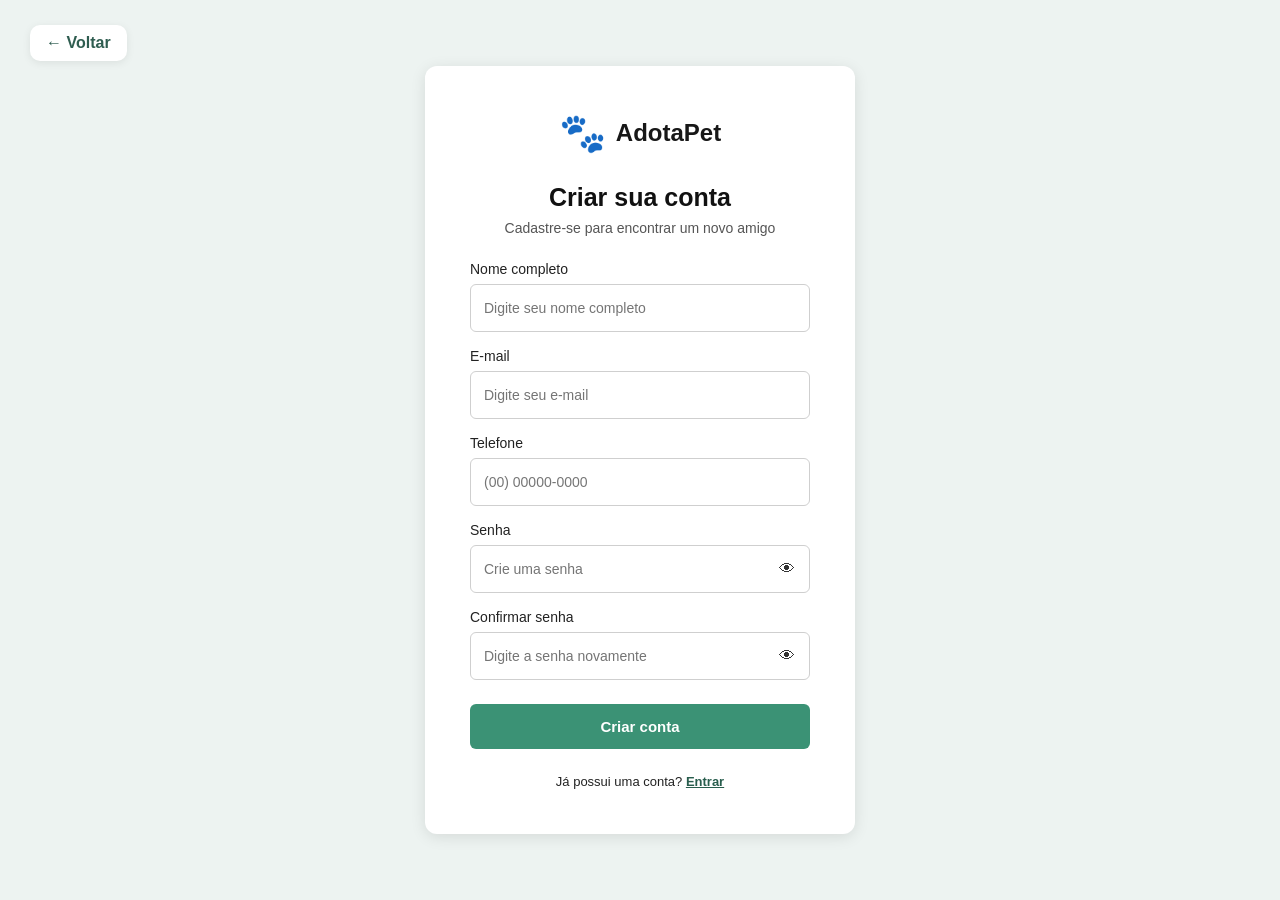
<file: frontend/cadastro.html>
<!DOCTYPE html>
<html lang="pt-BR">

<head>
    <meta charset="UTF-8">
    <meta name="viewport" content="width=device-width, initial-scale=1.0">

    <title>Cadastro - AdotaPet</title>

    <link rel="stylesheet" href="css/style.css">
</head>

<body class="pagina-login">

   <a href="index.html" class="botao-voltar">
    ← Voltar
</a>

    <main class="login-container">

        <section class="login-card cadastro-card">

            <!-- Logo -->
            <div class="login-logo">
                <span>🐾</span>
                <strong>AdotaPet</strong>
            </div>

            <h1>Criar sua conta</h1>

            <p class="login-subtitulo">
                Cadastre-se para encontrar um novo amigo
            </p>


            <!-- Formulário -->
            <form id="formCadastro">

                <!-- Nome -->
                <div class="campo-login">

                    <label for="nome">
                        Nome completo
                    </label>

                    <input
                        type="text"
                        id="nome"
                        name="nome"
                        placeholder="Digite seu nome completo"
                        autocomplete="name"
                        required
                    >

                    <small
                        id="erro-nome"
                        class="mensagem-erro">
                    </small>

                </div>


                <!-- E-mail -->
                <div class="campo-login">

                    <label for="email">
                        E-mail
                    </label>

                    <input
                        type="email"
                        id="email"
                        name="email"
                        placeholder="Digite seu e-mail"
                        autocomplete="email"
                        required
                    >

                    <small
                        id="erro-email"
                        class="mensagem-erro">
                    </small>

                </div>


                <!-- Telefone -->
                <div class="campo-login">

                    <label for="telefone">
                        Telefone
                    </label>

                    <input
                        type="tel"
                        id="telefone"
                        name="telefone"
                        placeholder="(00) 00000-0000"
                        autocomplete="tel"
                        maxlength="15"
                        inputmode="numeric"
                        required
                    >

                    <small
                        id="erro-telefone"
                        class="mensagem-erro">
                    </small>

                </div>


                <!-- Senha -->
                <div class="campo-login">

                    <label for="senha">
                        Senha
                    </label>

                    <div class="senha-container">

                        <input
                            type="password"
                            id="senha"
                            name="senha"
                            placeholder="Crie uma senha"
                            autocomplete="new-password"
                            required
                        >

                        <button
                            type="button"
                            class="olho"
                            id="botaoSenha"
                            aria-label="Mostrar senha"
                        >
                            👁
                        </button>

                    </div>

                    <small
                        id="erro-senha"
                        class="mensagem-erro">
                    </small>

                </div>


                <!-- Confirmar senha -->
                <div class="campo-login">

                    <label for="confirmar-senha">
                        Confirmar senha
                    </label>

                    <div class="senha-container">

                        <input
                            type="password"
                            id="confirmar-senha"
                            name="confirmar-senha"
                            placeholder="Digite a senha novamente"
                            autocomplete="new-password"
                            required
                        >

                        <button
                            type="button"
                            class="olho"
                            id="botaoConfirmarSenha"
                            aria-label="Mostrar senha"
                        >
                            👁
                        </button>

                    </div>

                    <small
                        id="erro-confirmar-senha"
                        class="mensagem-erro">
                    </small>

                </div>


                <!-- Mensagem geral -->
                <div
                    id="mensagem-cadastro"
                    class="mensagem-login"
                    role="alert">
                </div>


                <!-- Botão -->
                <button
                    type="submit"
                    class="botao-entrar"
                    id="botaoCadastrar"
                >
                    Criar conta
                </button>

            </form>


            <!-- Link para login -->
            <p class="criar-conta">

                Já possui uma conta?

                <a href="login.html">
                    Entrar
                </a>

            </p>

        </section>

    </main>


    <!-- JavaScript -->
    <script src="js/cadastro.js"></script>

</body>

</html>
</file>
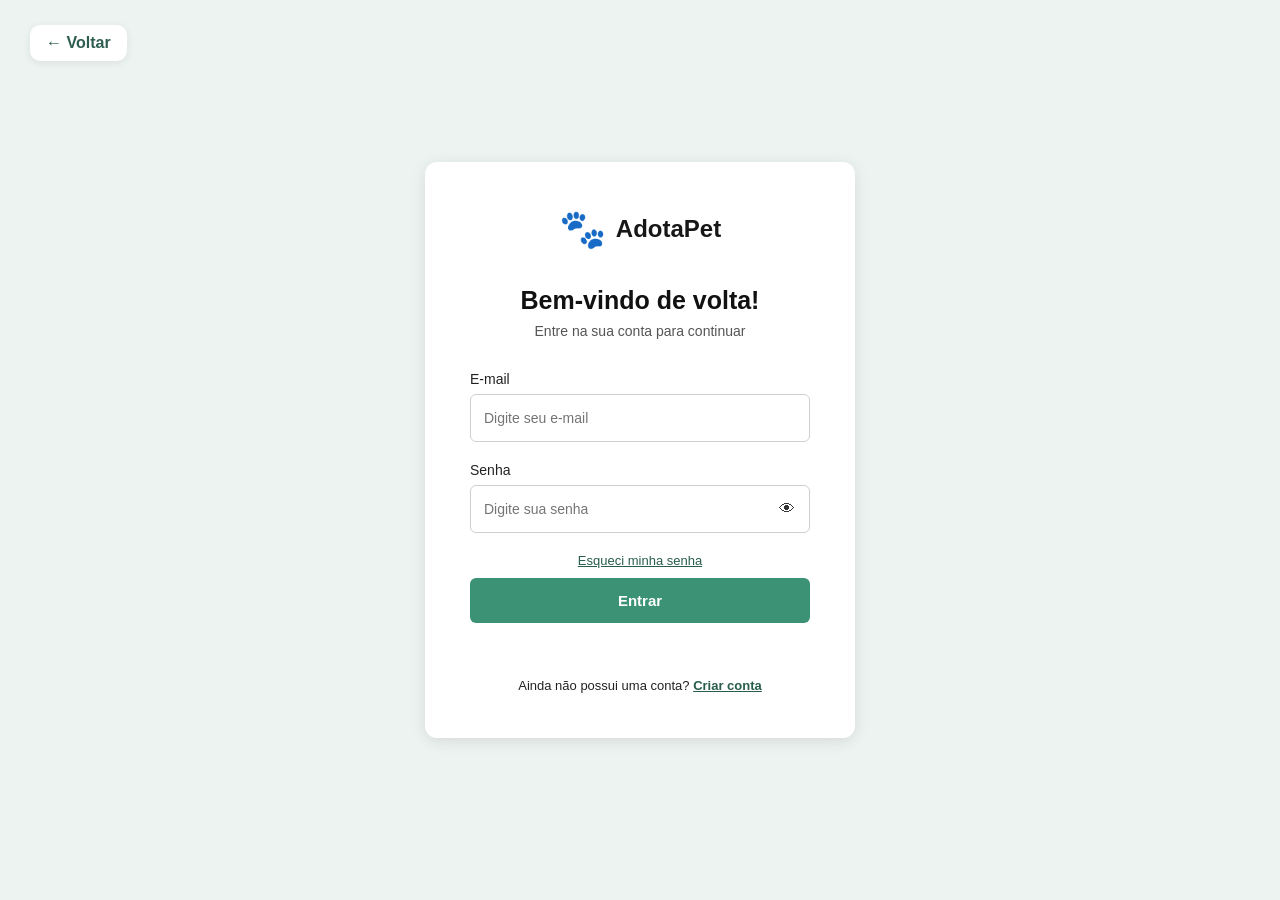
<file: frontend/login.html>
<!DOCTYPE html>
<html lang="pt-BR">

<head>
    <meta charset="UTF-8">
    <meta name="viewport" content="width=device-width, initial-scale=1.0">

    <title>Login - AdotaPet</title>

    <link rel="stylesheet" href="css/style.css">
</head>

<body class="pagina-login">

<a href="index.html" class="botao-voltar">
    ← Voltar
</a>

    <main class="login-container">

        <section class="login-card">

            <!-- Logo -->
            <div class="login-logo">
                <span>🐾</span>
                <strong>AdotaPet</strong>
            </div>

            <h1>Bem-vindo de volta!</h1>

            <p class="login-subtitulo">
                Entre na sua conta para continuar
            </p>


            <!-- Formulário -->
            <form id="formLogin">

                <!-- E-mail -->
                <div class="campo-login">

                    <label for="email">
                        E-mail
                    </label>

                    <input
                        type="email"
                        id="email"
                        name="email"
                        placeholder="Digite seu e-mail"
                        autocomplete="email"
                        required
                    >

                    <small
                        id="erro-email"
                        class="mensagem-erro">
                    </small>

                </div>


                <!-- Senha -->
                <div class="campo-login">

                    <label for="senha">
                        Senha
                    </label>

                    <div class="senha-container">

                        <input
                            type="password"
                            id="senha"
                            name="senha"
                            placeholder="Digite sua senha"
                            autocomplete="current-password"
                            required
                        >

                        <button
                            type="button"
                            class="olho"
                            id="botaoSenha"
                            aria-label="Mostrar senha"
                        >
                            👁
                        </button>

                    </div>

                    <small
                        id="erro-senha"
                        class="mensagem-erro">
                    </small>

                </div>


                <!-- Esqueci a senha -->
                <a href="#" class="esqueci-senha">
                    Esqueci minha senha
                </a>


                <!-- Mensagem geral -->
                <div
                    id="mensagem-login"
                    class="mensagem-login"
                    role="alert">
                </div>


                <!-- Botão -->
                <button
                    type="submit"
                    class="botao-entrar"
                    id="botaoEntrar"
                >
                    Entrar
                </button>

            </form>


            <!-- Cadastro -->
            <p class="criar-conta">

                Ainda não possui uma conta?

                <a href="cadastro.html">
                    Criar conta
                </a>

            </p>

        </section>

    </main>


    <!-- JavaScript -->
    <script src="js/login.js"></script>

</body>

</html>
</file>
<file: frontend/css/style.css>
* {
    margin: 0;
    padding: 0;
    box-sizing: border-box;
}

body {
    font-family: Arial, sans-serif;
    background-color: #f7f9f8;
    color: #222;
}

a {
    text-decoration: none;
}


/* =========================
   CABEÇALHO
========================= */

header {
    height: 70px;

    display: flex;
    align-items: center;
    justify-content: space-between;

    padding: 0 50px;

    background-color: white;

    border-bottom: 1px solid #e5e5e5;
}

header h1 {
    font-size: 22px;
    color: #222;
}

nav {
    display: flex;
    align-items: center;
    gap: 28px;
}

nav a {
    color: #333;
    font-size: 14px;
}

nav a:hover {
    color: #3b9275;
}


/* =========================
   CONTEÚDO PRINCIPAL
========================= */

main {
    max-width: 1200px;
    margin: 0 auto;
    padding: 30px 40px;
}


/* =========================
   ÁREA PRINCIPAL
========================= */

.hero {
    background-color: #e8f5f0;

    padding: 45px;

    border-radius: 12px;
}

.hero h2 {
    font-size: 38px;
    max-width: 500px;
    margin-bottom: 15px;
}

.hero p {
    font-size: 17px;
    max-width: 550px;
    line-height: 1.5;
    margin-bottom: 25px;
}


/* =========================
   BUSCA
========================= */

.busca {
    display: flex;
    max-width: 700px;
}

.busca input {
    flex: 1;

    padding: 14px 18px;

    border: 1px solid #ddd;
    border-radius: 25px 0 0 25px;

    font-size: 14px;
}

.busca button {
    padding: 14px 30px;

    border: none;
    border-radius: 0 25px 25px 0;

    background-color: #3b9275;
    color: white;

    font-size: 14px;

    cursor: pointer;
}

.busca button:hover {
    background-color: #327c63;
}


/* =========================
   BOTÕES DE AÇÃO
========================= */

.acoes {
    display: grid;
    grid-template-columns: 1fr 1fr;

    gap: 15px;

    margin-top: 18px;
}

.acoes a {
    padding: 18px;

    text-align: center;

    border-radius: 10px;

    font-weight: bold;
}

.acoes a:first-child {
    background-color: #ffdce5;
    color: #b6244b;
}

.acoes a:last-child {
    background-color: #dcefe8;
    color: #28735a;
}
.botao-cadastro {
    background-color: #3b9275;
    color: white;
    padding: 10px 18px;
    border-radius: 6px;
}


/* =========================
   ANIMAIS EM DESTAQUE
========================= */

.destaques {
    margin-top: 35px;
}

.titulo-destaques {
    display: flex;
    justify-content: space-between;
    align-items: center;

    margin-bottom: 18px;
}

.titulo-destaques h2 {
    font-size: 22px;
}

.titulo-destaques a {
    color: #28735a;
    font-size: 14px;
}


/* =========================
   CARDS DOS ANIMAIS
========================= */

.animais {
    display: grid;

    grid-template-columns: repeat(4, 1fr);

    gap: 15px;
}

.animal-card {
    background-color: white;
    border: 1px solid #e5e5e5;
    border-radius: 10px;
    overflow: hidden;
    box-shadow: 0 2px 6px rgba(0, 0, 0, 0.08);
}

.animal-imagem {
    width: 100%;
    height: 230px;

    display: flex;
    align-items: center;
    justify-content: center;

    background-color: #e9eeee;

    overflow: hidden;
}

.animal-imagem img {
    width: auto;
    height: 100%;
    max-width: 100%;
    object-fit: contain;
    display: block;
}

.animal-card h3 {
    font-size: 16px;
    margin: 12px 12px 5px;
    color: #222;
}

.animal-card p {
    font-size: 13px;
    color: #666;
    margin: 0 12px 15px;
}

/* =========================
   RESPONSIVIDADE
========================= */

@media (max-width: 800px) {

    header {
        padding: 0 20px;
    }

    nav {
        gap: 12px;
    }

    main {
        padding: 20px;
    }

    .hero {
        padding: 30px 20px;
    }

    .hero h2 {
        font-size: 30px;
    }

    .animais {
        grid-template-columns: repeat(2, 1fr);
    }
}


@media (max-width: 500px) {

    header {
        height: auto;
        padding: 20px;

        flex-direction: column;
        gap: 15px;
    }

    nav {
        flex-wrap: wrap;
        justify-content: center;
    }

    .acoes {
        grid-template-columns: 1fr;
    }

    .animais {
        grid-template-columns: 1fr;
    }

    .busca {
        flex-direction: column;
        gap: 10px;
    }

    .busca input,
    .busca button {
        border-radius: 25px;
    }
}


/* =========================
   LOGIN
========================= */

.pagina-login {
    margin: 0;
    background-color: #edf3f1;
}


/* Área do login */

.login-container {
    min-height: 100vh;

    display: flex;
    justify-content: center;
    align-items: center;

    padding: 30px;
}


/* Card branco */

.login-card {
    width: 100%;
    max-width: 430px;
    min-height: 520px;

    background-color: #ffffff;

    border-radius: 12px;

    padding: 45px 45px 35px;

    box-shadow: 0 3px 15px rgba(0, 0, 0, 0.10);
}


/* Logo */

.login-logo {
    display: flex;

    justify-content: center;
    align-items: center;

    gap: 10px;

    margin-bottom: 35px;
}

.login-logo span {
    font-size: 38px;
}

.login-logo strong {
    font-size: 24px;

    color: #171717;
}


/* Título */

.login-card h1 {
    font-size: 25px;

    text-align: center;

    margin: 0 0 8px;

    color: #111;
}

.login-subtitulo {
    font-size: 14px;

    text-align: center;

    color: #555;

    margin: 0 0 32px;
}


/* Campos */

.campo-login {
    margin-bottom: 20px;
}

.campo-login label {
    display: block;

    font-size: 14px;

    margin-bottom: 7px;

    color: #222;
}

.campo-login input {
    width: 100%;

    height: 45px;

    padding: 0 13px;

    border: 1px solid #cfcfcf;

    border-radius: 6px;

    font-size: 14px;

    color: #333;

    outline: none;

    box-sizing: border-box;
}

.campo-login input:focus {
    border-color: #3b9275;
}


/* Campo da senha */

.senha-container {
    position: relative;
}

.senha-container input {
    padding-right: 40px;
}

.olho {
    position: absolute;

    right: 13px;

    top: 50%;

    transform: translateY(-50%);

    font-size: 16px;

    color: #333;

    cursor: pointer;
}


/* Botão */

.botao-entrar {
    width: 100%;

    height: 45px;

    margin-top: 10px;

    border: none;

    border-radius: 6px;

    background-color: #3b9275;

    color: white;

    font-size: 15px;

    font-weight: bold;

    cursor: pointer;
}

.botao-entrar:hover {
    background-color: #327c63;
}


/* Esqueci minha senha */

.esqueci-senha {
    display: block;

    text-align: center;

    margin-top: 20px;

    color: #285d4d;

    font-size: 13px;

    text-decoration: underline;
}


/* Criar conta */

.criar-conta {
    text-align: center;

    margin-top: 55px;

    font-size: 13px;

    color: #222;
}

.criar-conta a {
    color: #285d4d;

    font-weight: bold;

    text-decoration: underline;
}


.login-container {
    min-height: 100vh;

    display: flex;
    justify-content: center;
    align-items: center;

    padding: clamp(20px, 5vw, 50px);
}

.login-card {
    width: min(100%, 430px);

    padding: clamp(25px, 5vw, 45px);

    background-color: white;
    border-radius: 12px;

    box-shadow: 0 3px 15px rgba(0, 0, 0, 0.10);
}

.login-card h1 {
    font-size: clamp(22px, 2.5vw, 25px);
}

.campo-login input {
    width: 100%;
    height: clamp(42px, 4vw, 48px);
}


/* =========================
   CADASTRO
========================= */

.cadastro-card {
    max-width: 480px;
}

.cadastro-card .login-logo {
    margin-bottom: 28px;
}

.cadastro-card .login-subtitulo {
    margin-bottom: 25px;
}

.cadastro-card .campo-login {
    margin-bottom: 16px;
}

.cadastro-card .botao-entrar {
    margin-top: 8px;
}

.cadastro-card .criar-conta {
    margin-top: 25px;
}

.olho {
    position: absolute;
    right: 10px;
    top: 50%;
    transform: translateY(-50%);

    border: none;
    background: transparent;

    font-size: 16px;
    cursor: pointer;

    padding: 5px;
}




/* Responsividade */

@media (max-width: 500px) {

    .cadastro-card {
        max-width: 100%;
    }

}

.botao-voltar {
    position: absolute;
    top: 25px;
    left: 30px;

    display: inline-block;

    padding: 9px 16px;

    background-color: white;
    color: #2f5d50;

    border-radius: 10px;

    text-decoration: none;

    font-size: 16px;
    font-weight: 600;

    box-shadow: 0 2px 8px rgba(0, 0, 0, 0.08);

    transition: 0.2s;
}

.botao-voltar:hover {
    transform: translateY(-1px);
    box-shadow: 0 4px 10px rgba(0, 0, 0, 0.12);
}

@media (max-width: 500px) {

    .botao-voltar {
        top: 15px;
        left: 18px;

        padding: 8px 13px;

        font-size: 15px;
    }

}

/* =========================================
   TELA DE ANIMAIS
========================================= */

.pagina-animais {
    margin: 0;
    background: #edf3f1;
    min-height: 100vh;
}


/* =========================================
   CABEÇALHO
========================================= */

.cabecalho-animais {
    width: 100%;
    min-height: 70px;

    background: white;

    display: flex;
    align-items: center;
    justify-content: space-between;

    padding: 0 40px;

    box-sizing: border-box;

    box-shadow: 0 2px 8px rgba(0, 0, 0, 0.08);
}


.logo-adotapet {
    color: #2f5d50;

    font-size: 24px;
    font-weight: bold;

    text-decoration: none;
}


.botao-doar {
    background: #2f5d50;
    color: white;

    padding: 11px 18px;

    border-radius: 10px;

    text-decoration: none;

    font-weight: 600;

    transition: 0.2s;
}


.botao-doar:hover {
    transform: translateY(-1px);
}


/* =========================================
   CONTEÚDO
========================================= */

.conteudo-animais {
    width: min(1200px, 92%);

    margin: 0 auto;

    padding: 45px 0;
}


.introducao-animais {
    text-align: center;

    margin-bottom: 30px;
}


.introducao-animais h1 {
    margin-bottom: 8px;

    color: #2f5d50;

    font-size: clamp(25px, 4vw, 36px);
}


.introducao-animais p {
    margin: 0;

    color: #666;

    font-size: 16px;
}


/* =========================================
   FILTROS
========================================= */

.filtros-animais {
    display: flex;

    gap: 15px;

    margin-bottom: 30px;

    background: white;

    padding: 20px;

    border-radius: 14px;

    box-shadow: 0 2px 8px rgba(0, 0, 0, 0.06);
}


.campo-pesquisa,
.campo-filtro {
    display: flex;

    flex-direction: column;

    gap: 7px;
}


.campo-pesquisa {
    flex: 1;
}


.campo-filtro {
    width: 220px;
}


.campo-pesquisa label,
.campo-filtro label {
    font-size: 14px;

    font-weight: 600;

    color: #333;
}


.campo-pesquisa input,
.campo-filtro select {
    height: 43px;

    border: 1px solid #d5d5d5;

    border-radius: 8px;

    padding: 0 12px;

    font-size: 15px;

    box-sizing: border-box;

    outline: none;
}


.campo-pesquisa input:focus,
.campo-filtro select:focus {
    border-color: #2f5d50;
}


/* =========================================
   LISTA DE CARDS
========================================= */

.lista-animais {
    display: grid;

    grid-template-columns:
        repeat(3, minmax(0, 1fr));

    gap: 25px;
}


/* =========================================
   CARD
========================================= */

.card-animal {
    background: white;

    border-radius: 15px;

    overflow: hidden;

    box-shadow:
        0 3px 12px rgba(0, 0, 0, 0.08);

    transition: 0.2s;
}


.card-animal:hover {
    transform: translateY(-3px);

    box-shadow:
        0 6px 18px rgba(0, 0, 0, 0.12);
}


.imagem-animal {
    width: 100%;

    height: 220px;

    object-fit: cover;

    display: block;
}


.informacoes-animal {
    padding: 20px;
}


.informacoes-animal h2 {
    margin: 0 0 12px;

    color: #2f5d50;

    font-size: 23px;
}


.informacoes-animal p {
    margin: 7px 0;

    color: #555;

    font-size: 14px;
}


/* =========================================
   STATUS
========================================= */

.status-disponivel {
    display: inline-block;

    margin-top: 8px;

    padding: 5px 9px;

    border-radius: 20px;

    background: #e5f3ec;

    color: #2f5d50;

    font-size: 12px;

    font-weight: 600;
}


/* =========================================
   BOTÃO ADOTAR
========================================= */

.botao-adotar {
    width: 100%;

    margin-top: 17px;

    padding: 11px;

    border: none;

    border-radius: 9px;

    background: #2f5d50;

    color: white;

    font-size: 15px;

    font-weight: bold;

    cursor: pointer;

    transition: 0.2s;
}


.botao-adotar:hover {
    opacity: 0.9;
}


.botao-adotar:disabled {
    opacity: 0.6;

    cursor: not-allowed;
}


/* =========================================
   MENSAGENS
========================================= */

.mensagem-animais {
    text-align: center;

    padding: 25px;

    color: #666;

    font-size: 16px;
}


.mensagem-erro-animais {
    color: #b42318;

    background: #fff0ef;

    border-radius: 10px;
}


/* =========================================
   RESPONSIVIDADE
========================================= */

@media (max-width: 800px) {

    .lista-animais {
        grid-template-columns:
            repeat(2, minmax(0, 1fr));
    }

    .filtros-animais {
        flex-direction: column;
    }

    .campo-filtro {
        width: 100%;
    }

}


@media (max-width: 550px) {

    .cabecalho-animais {
        padding: 15px 18px;

        flex-direction: column;

        gap: 12px;
    }


    .logo-adotapet {
        font-size: 21px;
    }


    .botao-doar {
        width: 100%;

        text-align: center;

        box-sizing: border-box;
    }


    .conteudo-animais {
        padding: 30px 0;
    }


    .lista-animais {
        grid-template-columns: 1fr;
    }

}
</file>
